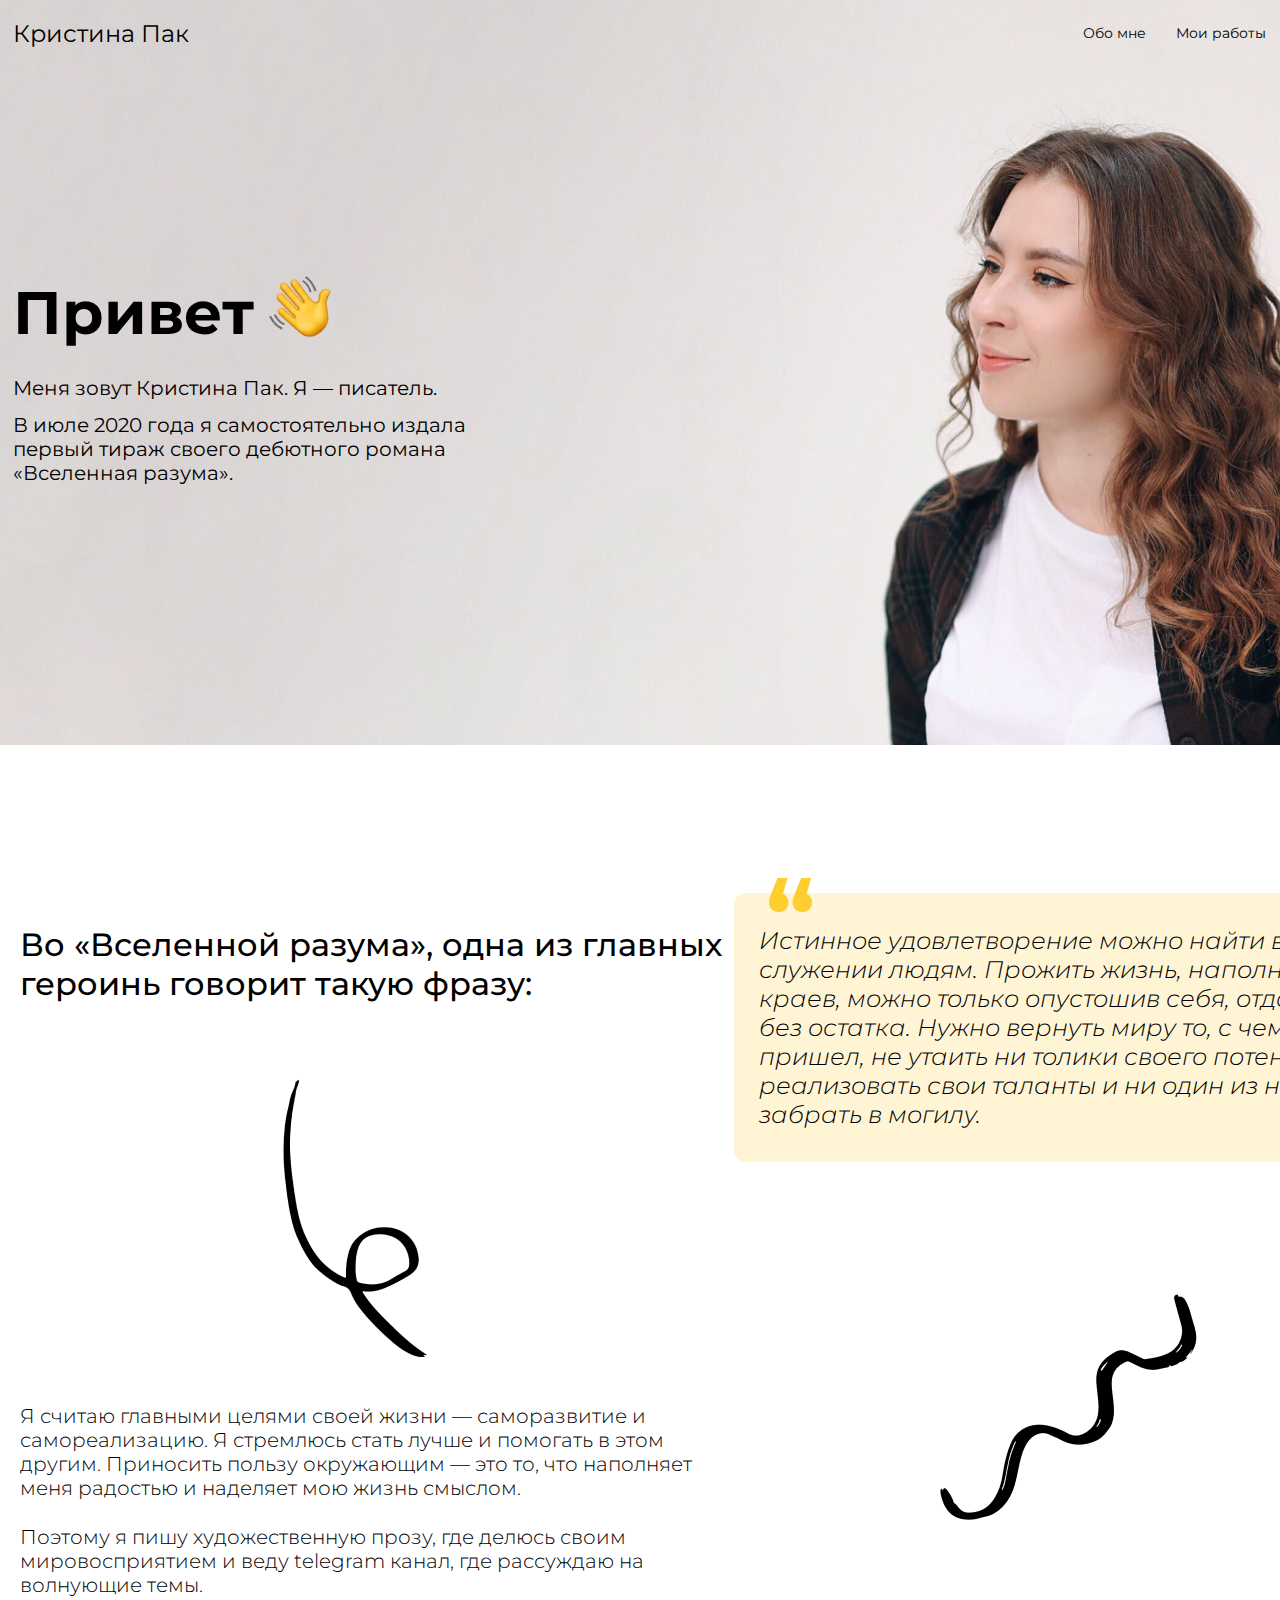
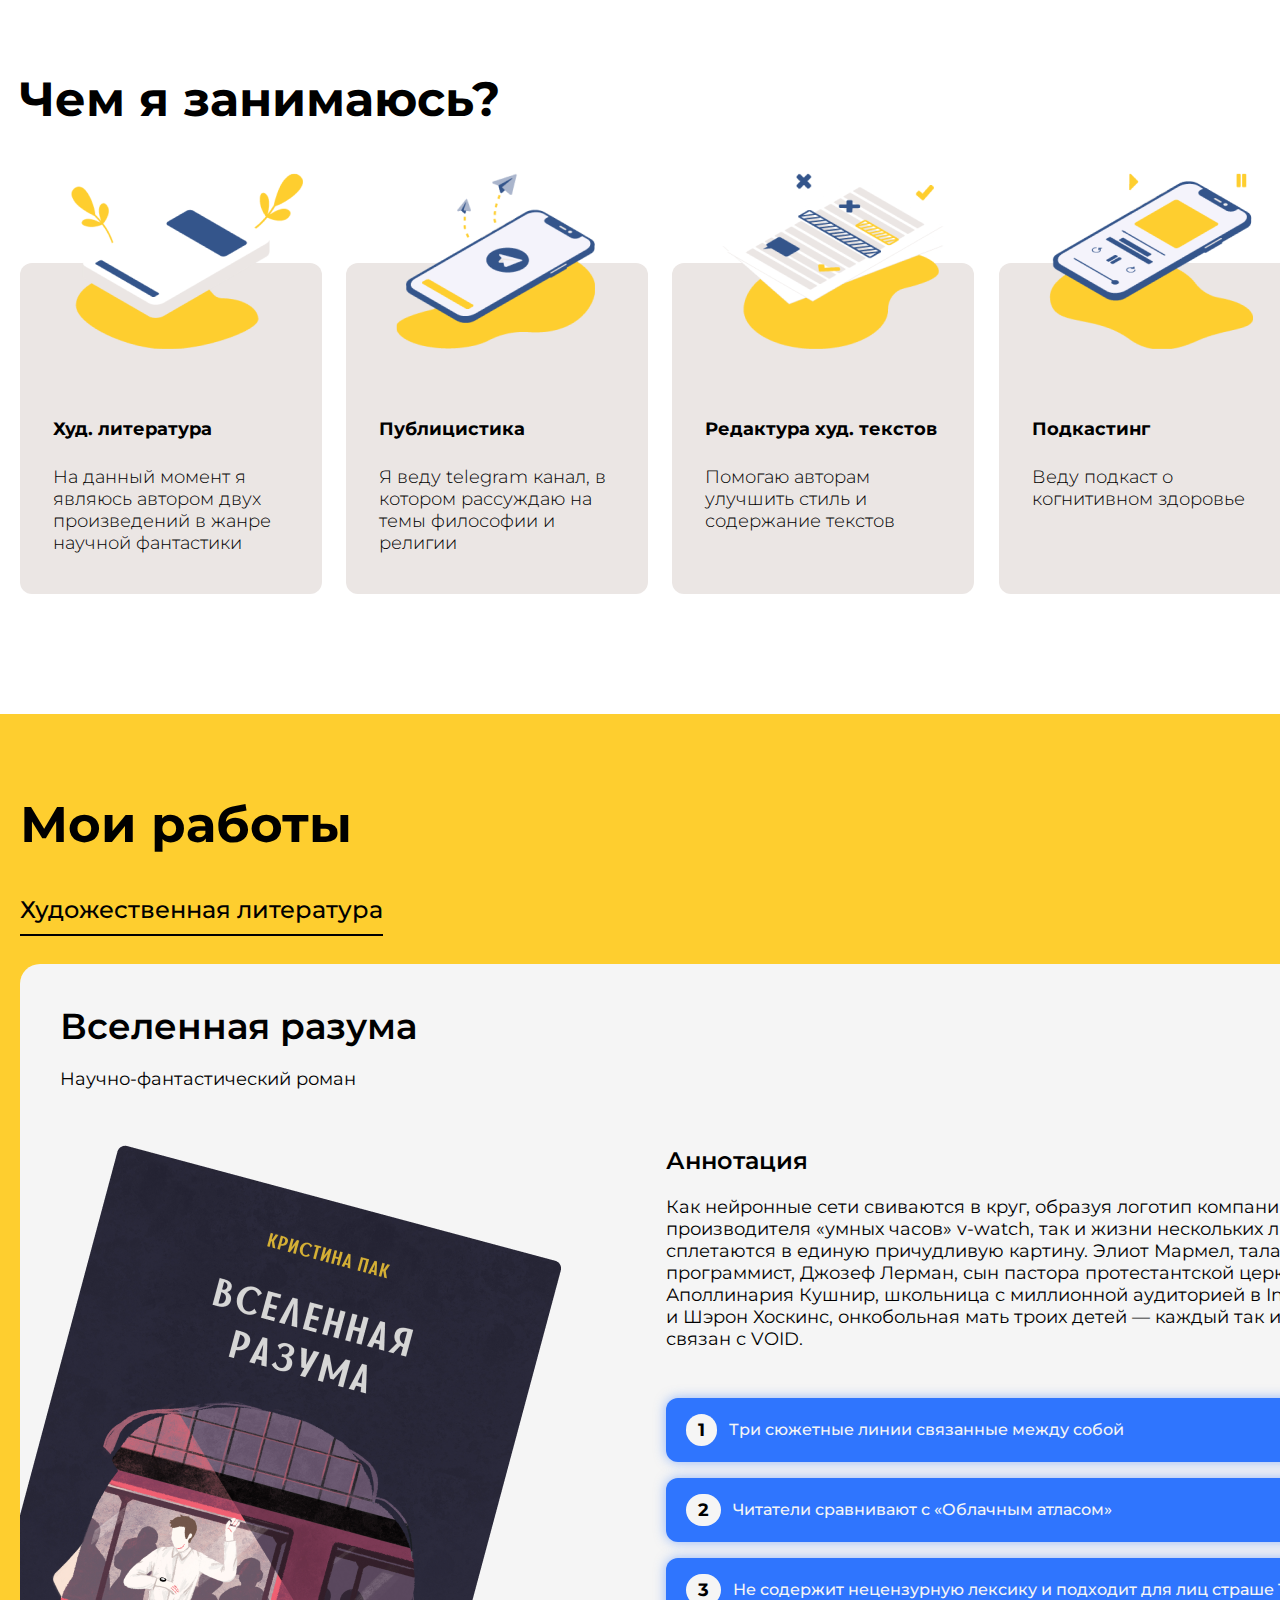
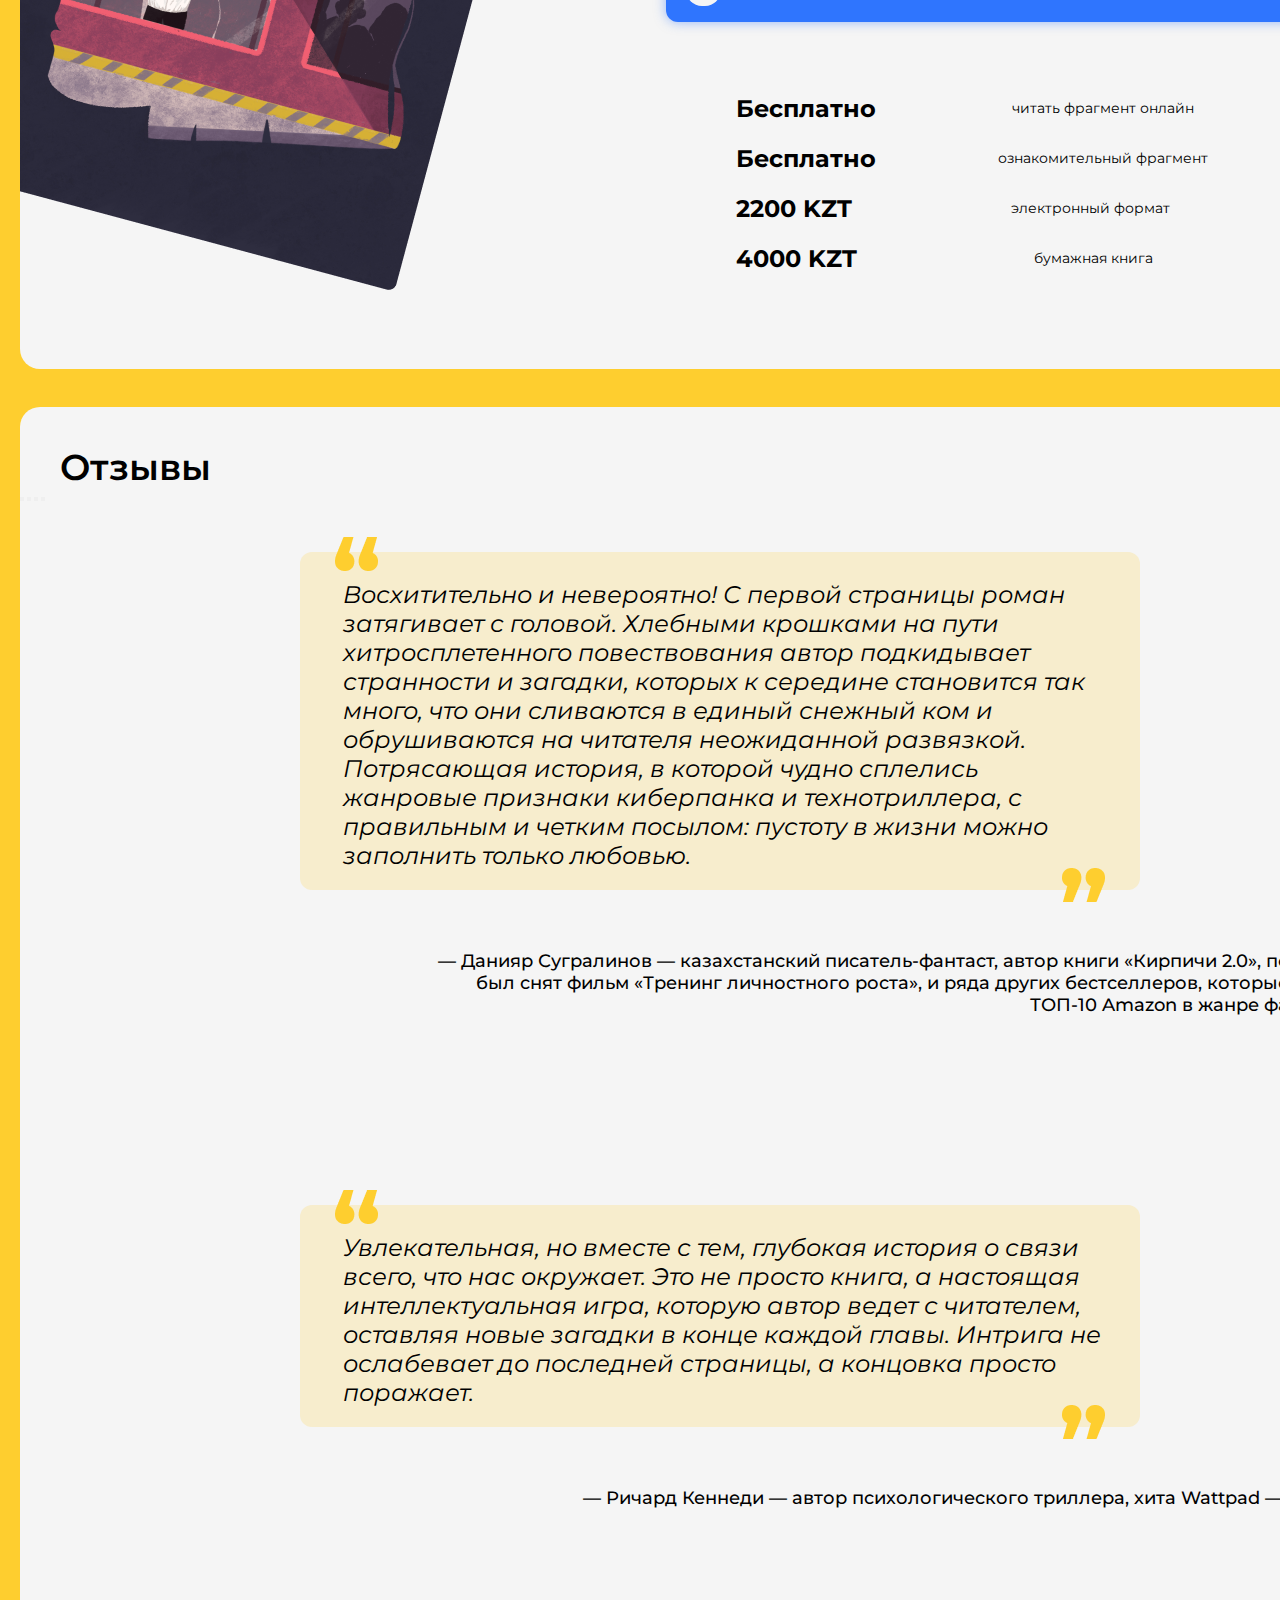
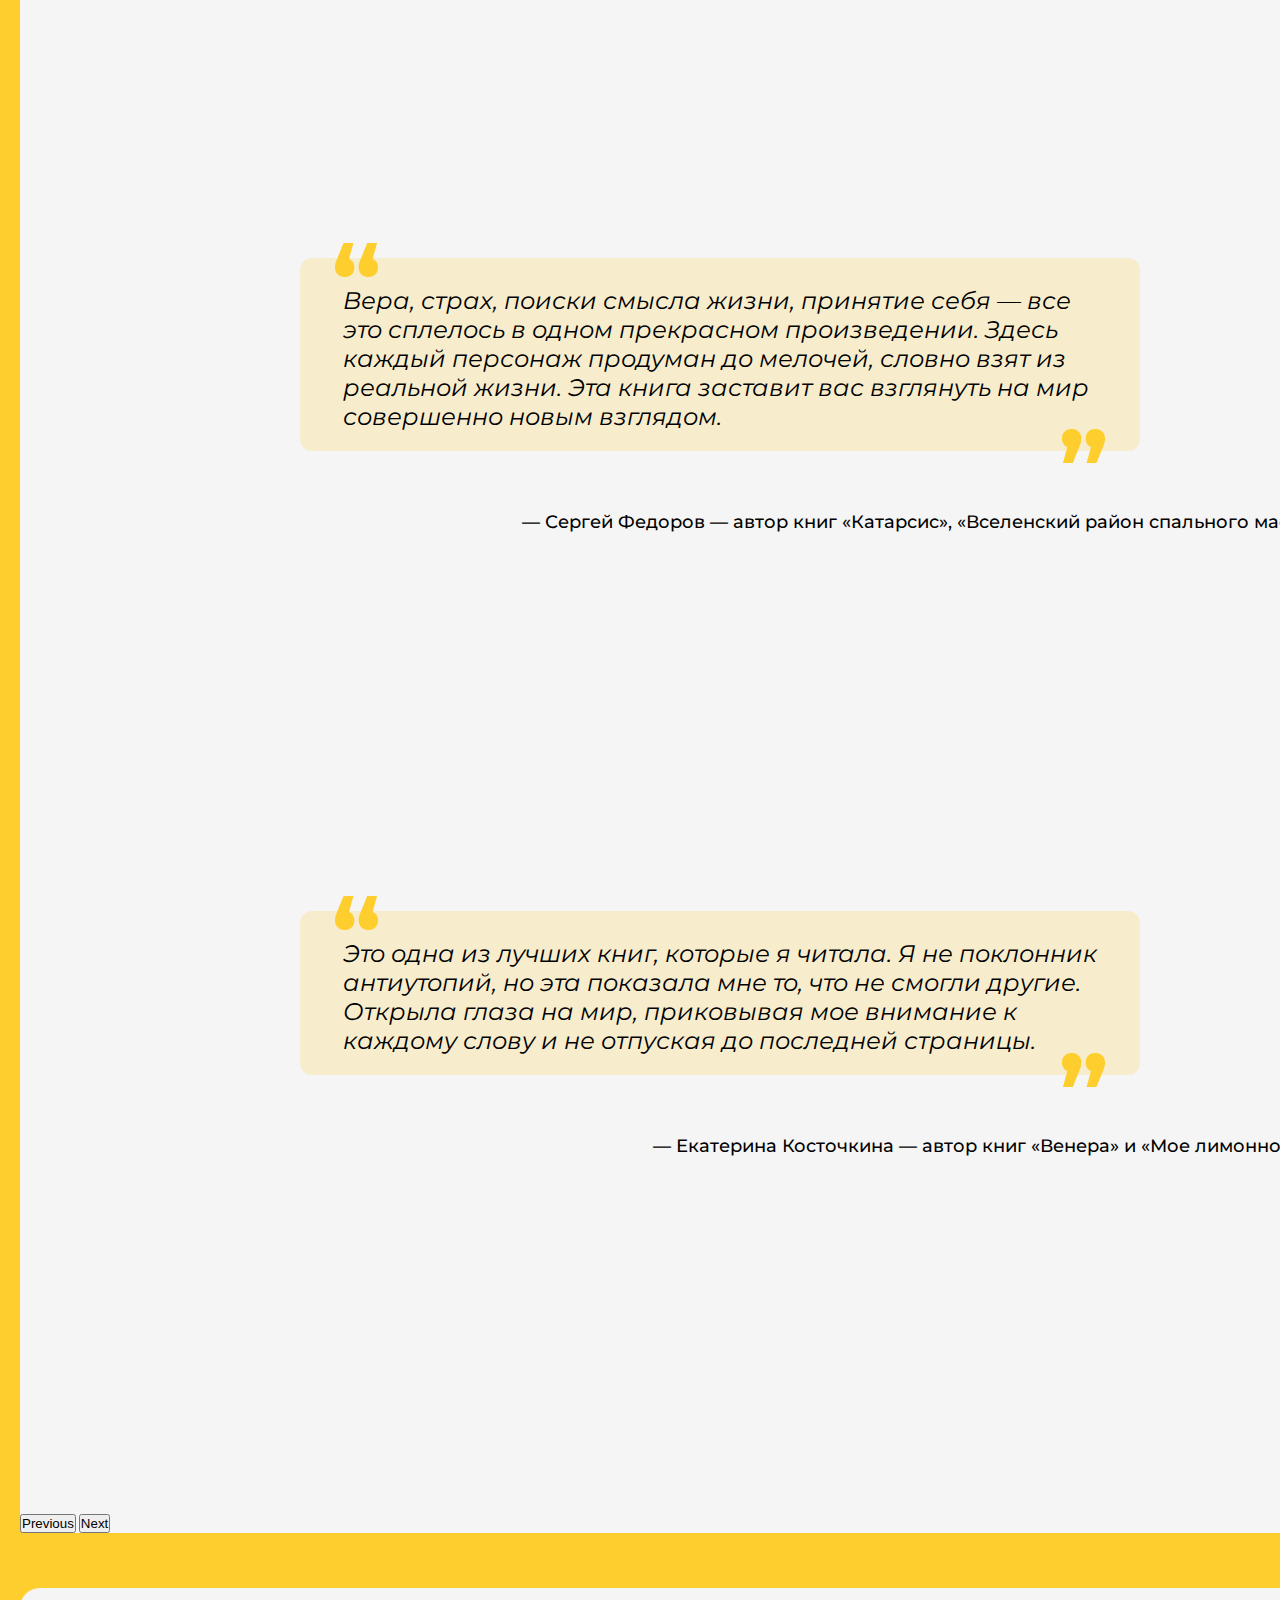
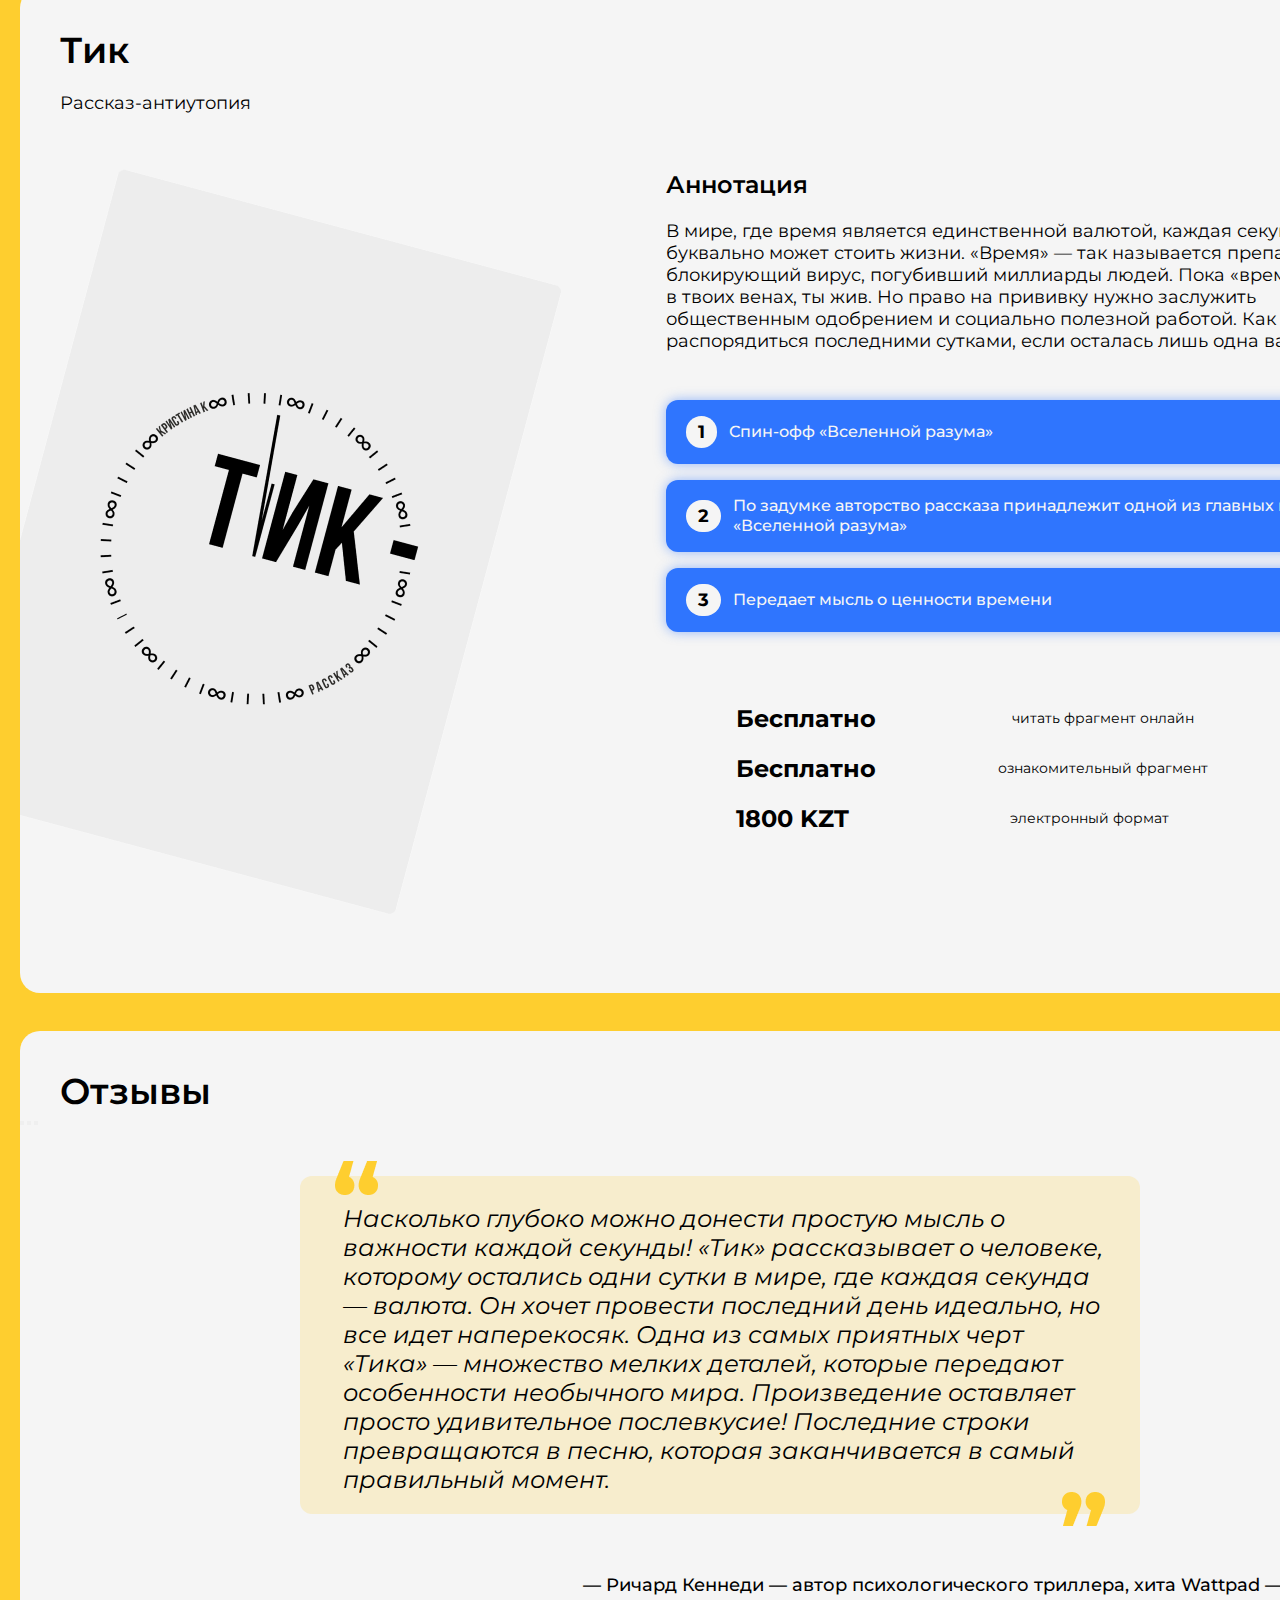
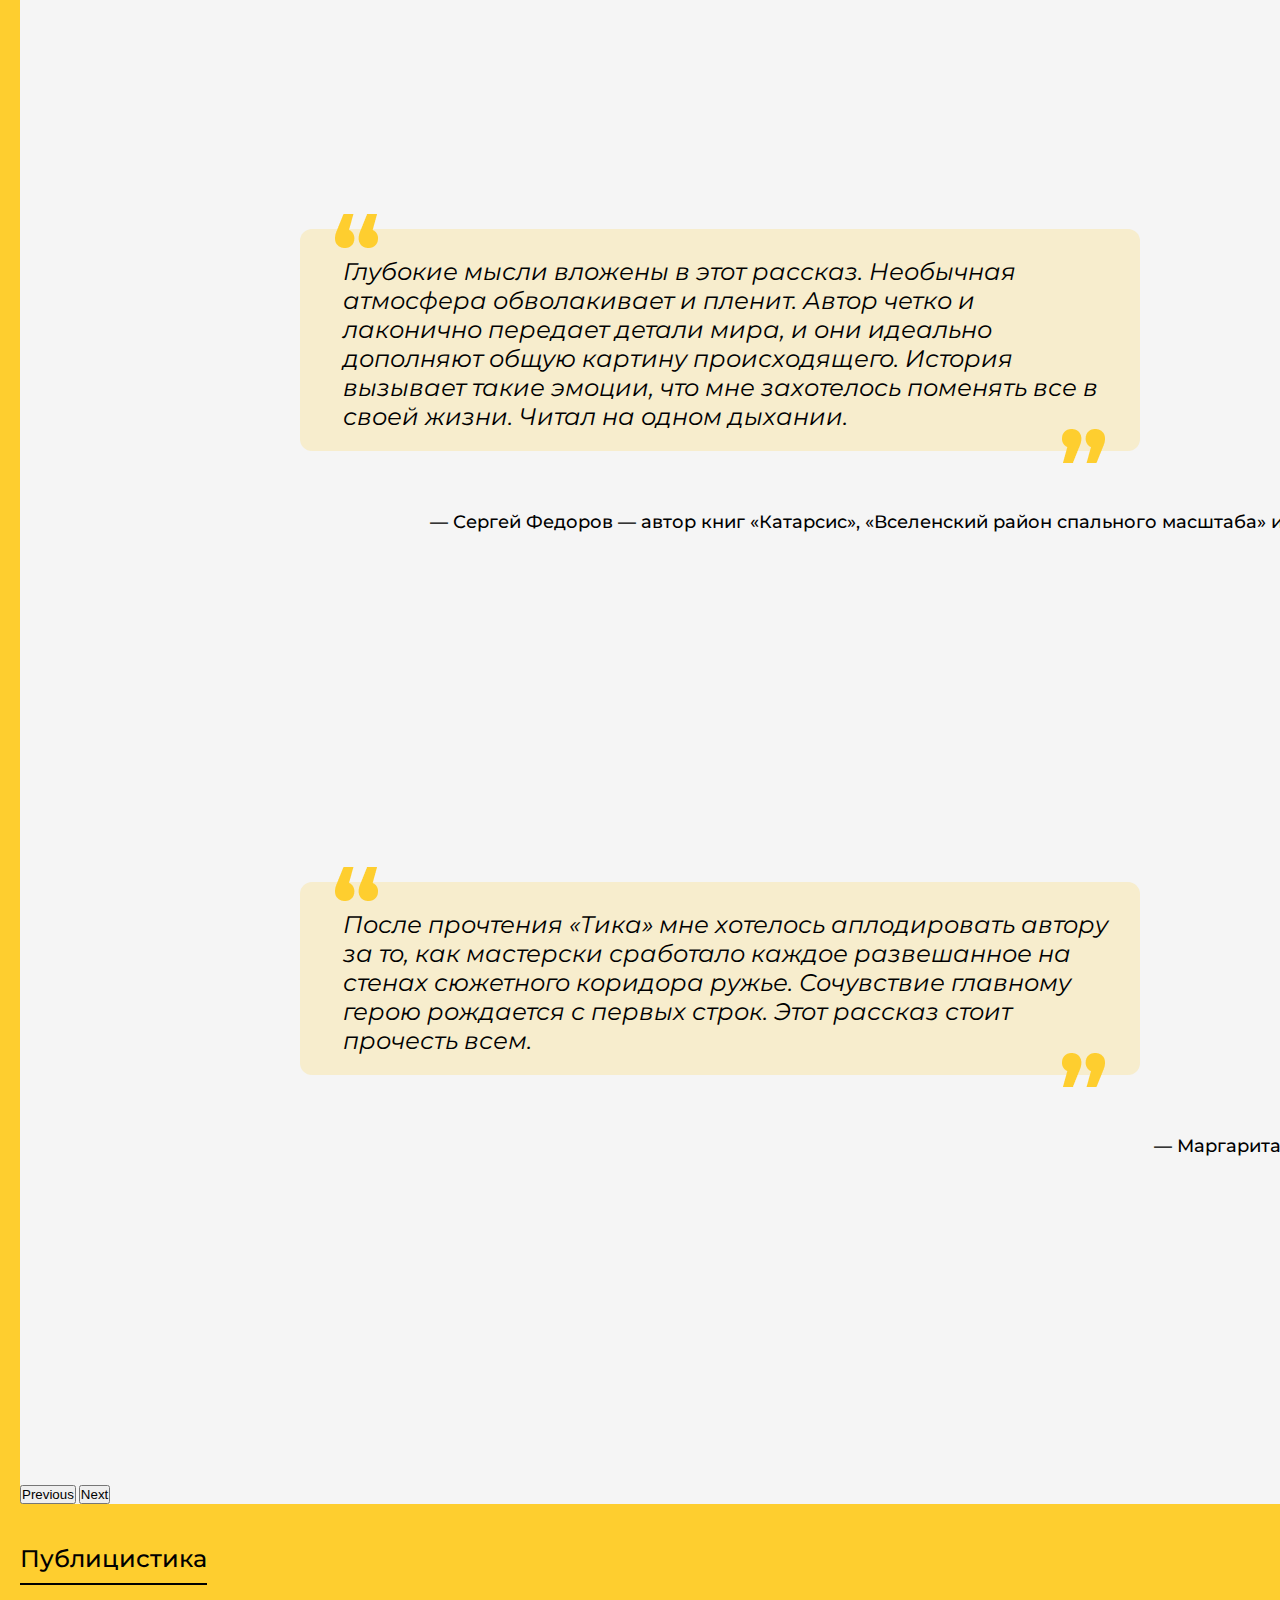
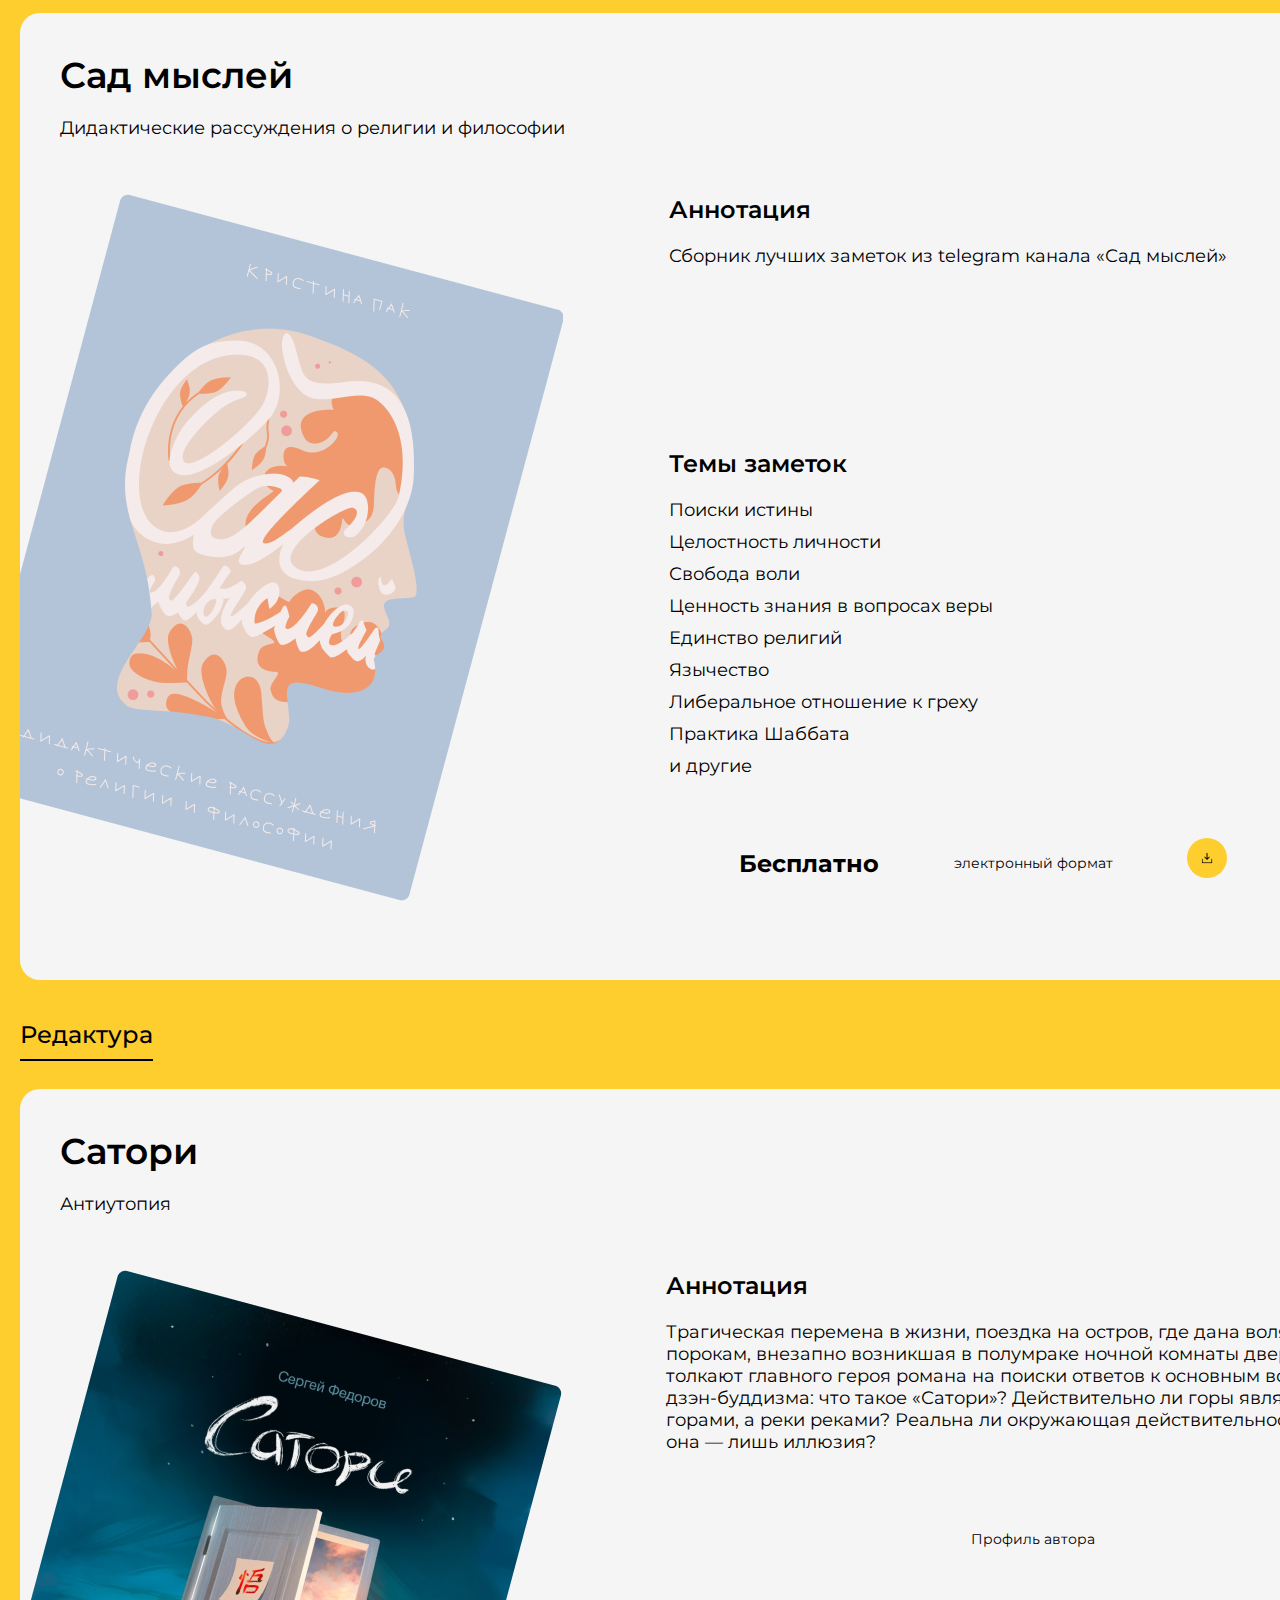
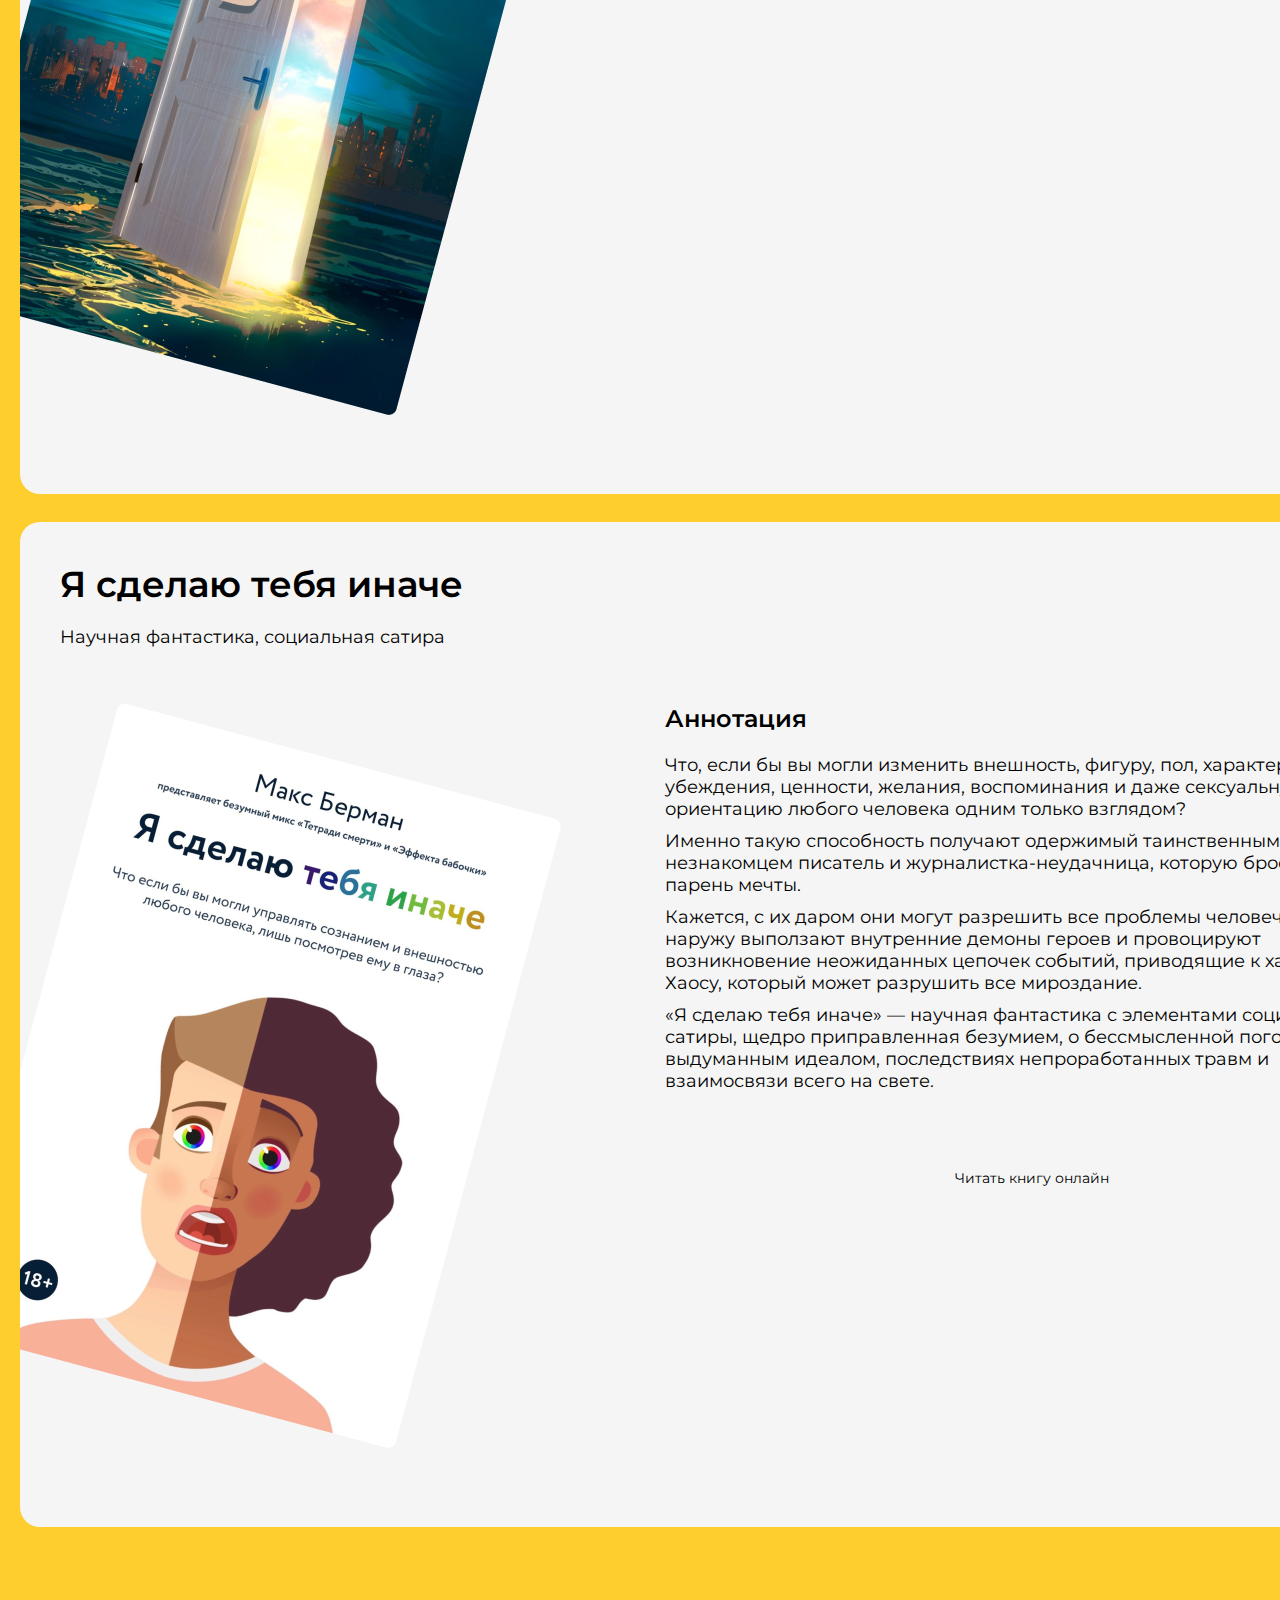
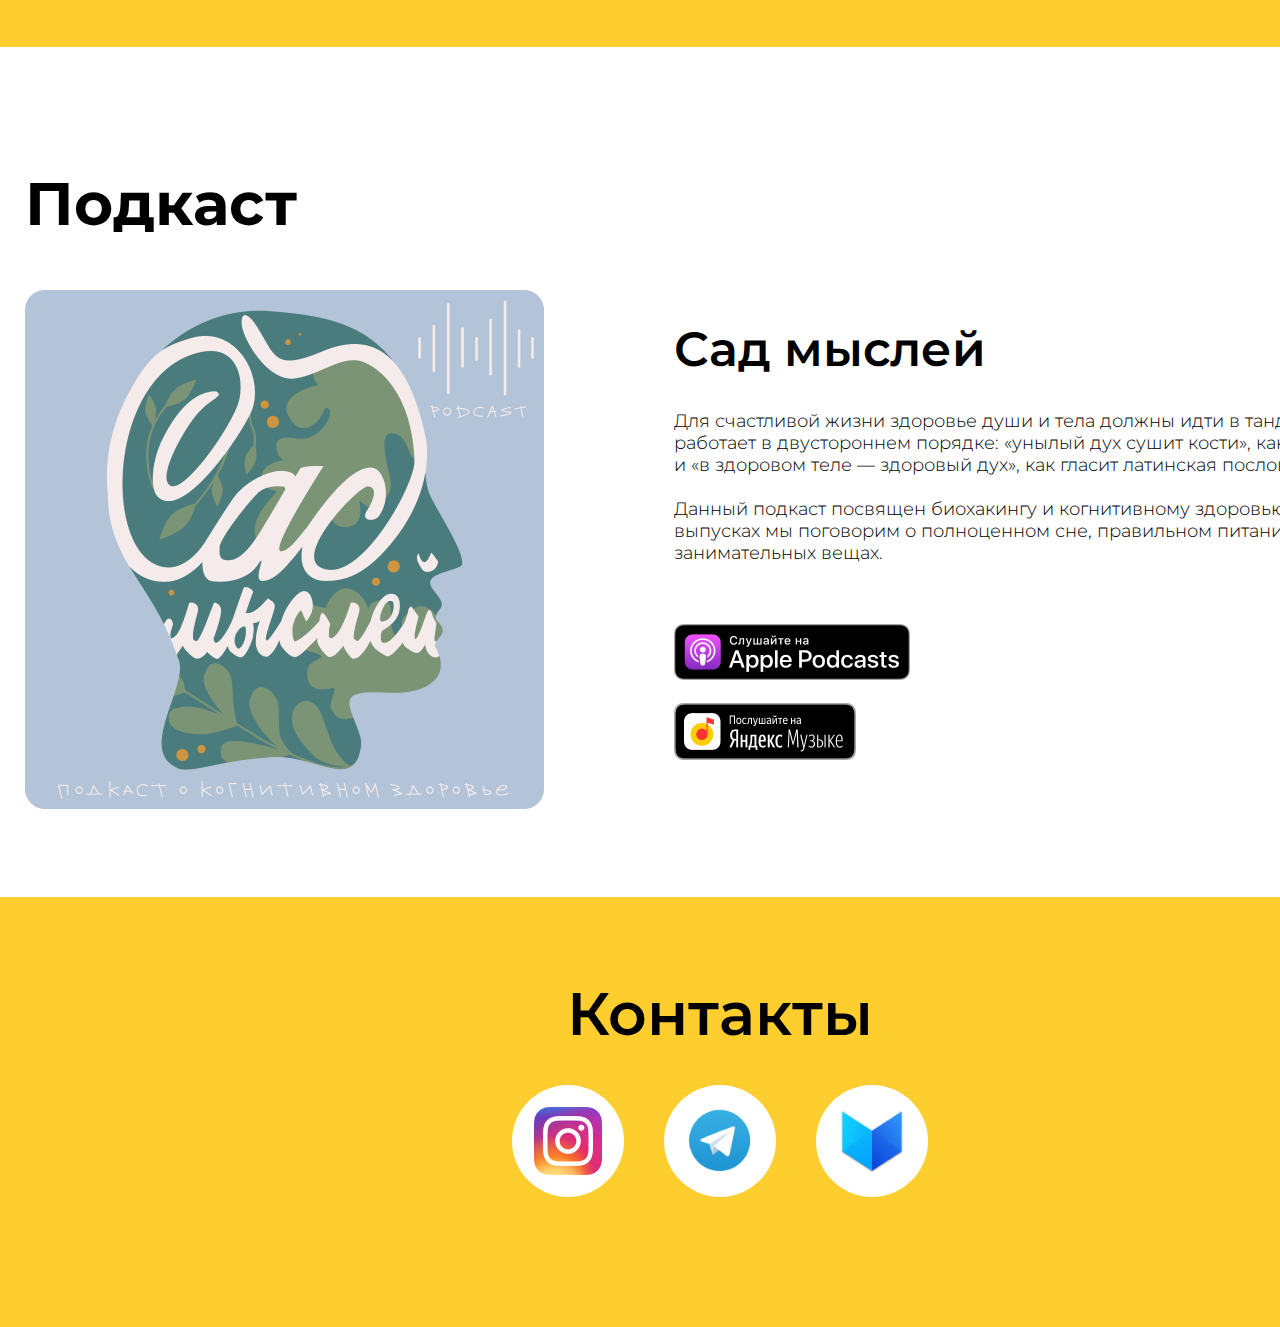
<file: chris/index.html>
<!DOCTYPE html>
<html lang="en">
  <head>
    <meta charset="UTF-8" />
    <meta http-equiv="X-UA-Compatible" content="IE=edge" />
    <meta name="viewport" content="width=device-width, initial-scale=1.0" />
    <link
      href="https://cdn.jsdelivr.net/npm/bootstrap@5.0.0-beta3/dist/css/bootstrap.min.css"
      rel="stylesheet"
      integrity="sha384-eOJMYsd53ii+scO/bJGFsiCZc+5NDVN2yr8+0RDqr0Ql0h+rP48ckxlpbzKgwra6"
      crossorigin="anonymous"
    />
    <link rel="preconnect" href="https://fonts.gstatic.com" />
    <link
      href="https://fonts.googleapis.com/css2?family=Montserrat:ital,wght@0,300;0,400;0,500;0,700;1,300;1,400;1,500&display=swap"
      rel="stylesheet"
    />
    <link rel="stylesheet" href="src/css/style.css" />
    <title>Chris</title>
  </head>
  <body>
    <header>
      <div class="container">
        <div class="header">
          <div class="header--name">
            <h1>Кристина Пак</h1>
          </div>

          <div class="header--menu">
            <ul class="menu">
              <li><a href="#">Обо мне</a></li>
              <li><a href="#">Мои работы</a></li>
              <li><a href="#">Контакты</a></li>
              <li>
                <a href="#"
                  ><img src="./src/img/handbag.png" alt="корзина"
                /></a>
              </li>
            </ul>
          </div>
        </div>

        <div class="section_hi">
          <div class="section_hi-primary">
            <h1>Привет</h1>
            <div class="section_hi-hand">
              <img src="./src/img/1f44b.png" alt="" />
            </div>
          </div>
          <div class="section_hi-secondary">
            <h1>
              <p>Меня зовут Кристина Пак. Я — писатель.</p>
              <p>
                В июле 2020 года я самостоятельно издала первый тираж своего
                дебютного романа «Вселенная разума».
              </p>
            </h1>
          </div>
        </div>
      </div>
    </header>

    <section class="target">
      <div class="container">
        <div class="target--left-column">
          <h3>
            Во «Вселенной разума», одна из главных героинь говорит такую фразу:
          </h3>
          <div class="img"><img src="./src/img/zig1.png" alt="zzz" /></div>
          <h4>
            <p>
              Я считаю главными целями своей жизни — саморазвитие и
              самореализацию. Я стремлюсь стать лучше и помогать в этом другим.
              Приносить пользу окружающим — это то, что наполняет меня радостью
              и наделяет мою жизнь смыслом.
            </p>
            <p>
              Поэтому я пишу художественную прозу, где делюсь своим
              мировосприятием и веду telegram канал, где рассуждаю на волнующие
              темы.
            </p>
          </h4>
        </div>
        <div class="target--right-column">
          <div class="quote">
            <h3>
              Истинное удовлетворение можно найти в служении людям. Прожить
              жизнь, наполненную до краев, можно только опустошив себя, отдав
              себя без остатка. Нужно вернуть миру то, с чем в него пришел, не
              утаить ни толики своего потенциала, реализовать свои таланты и ни
              один из них не забрать в могилу.
            </h3>
            <div class="quote1"><img src="./src/img/q1.png" alt="q1" /></div>
            <div class="quote2"><img src="./src/img/q2.png" alt="q2" /></div>
          </div>
          <div class="img"><img src="./src/img/zig2.png" alt="zzz" /></div>
        </div>
      </div>
    </section>

    <section class="my-directions">
      <div class="container">
        <div class="my_directions--title">
          <h2>Чем я занимаюсь?</h2>
        </div>
        <div class="my_directions--vidgets">
          <div class="vidget">
            <div class="vidget--img">
              <img src="./src/img/lit.png" alt="litera" />
            </div>
            <div class="vidget--title">
              <h3>Худ. литература</h3>
            </div>
            <div class="vidget--text">
              <p>
                На данный момент я являюсь автором двух произведений в жанре
                научной фантастики
              </p>
            </div>
          </div>
          <div class="vidget">
            <div class="vidget--img">
              <img src="./src/img/tel.png" alt="publicistic" />
            </div>
            <div class="vidget--title">
              <h3>Публицистика</h3>
            </div>
            <div class="vidget--text">
              <p>
                Я веду telegram канал, в котором рассуждаю на темы философии и
                религии
              </p>
            </div>
          </div>
          <div class="vidget">
            <div class="vidget--img">
              <img src="./src/img/red.png" alt="redactor" />
            </div>
            <div class="vidget--title">
              <h3>Редактура худ. текстов</h3>
            </div>
            <div class="vidget--text">
              <p>Помогаю авторам улучшить стиль и содержание текстов</p>
            </div>
          </div>
          <div class="vidget">
            <div class="vidget--img">
              <img src="./src/img/pod.png" alt="podcast" />
            </div>
            <div class="vidget--title">
              <h3>Подкастинг</h3>
            </div>
            <div class="vidget--text">
              <p>Веду подкаст о когнитивном здоровье</p>
            </div>
          </div>
        </div>
      </div>
    </section>

    <section class="my-work">
      <div class="container">
        <div class="my-work--main-title">
          <h2>Мои работы</h2>
        </div>
        <div class="my-work--second-title">
          <h3>Художественная литература</h3>
        </div>

        <div class="my-book-container">
          <div class="my-book-container--left-side">
            <div class="title-book pd-left">
              <h2>Вселенная разума</h2>
            </div>
            <div class="legend-book pd-left">
              <h4>Научно-фантастический роман</h4>
            </div>
            <div class="img-book">
              <img src="./src/img/spmind.png" alt="mind" />
            </div>
          </div>
          <div class="my-book-container--right-side">
            <div class="synopsis">
              <h3>Аннотация</h3>
            </div>
            <div class="synopsis-text">
              <span
                >Как нейронные сети свиваются в круг, образуя логотип компании
                VOID, производителя «умных часов» v-watch, так и жизни
                нескольких людей сплетаются в единую причудливую картину. Элиот
                Мармел, талантливый программист, Джозеф Лерман, сын пастора
                протестантской церкви, Аполлинария Кушнир, школьница с
                миллионной аудиторией в Instagram и Шэрон Хоскинс, онкобольная
                мать троих детей — каждый так или иначе связан с VOID.
              </span>
            </div>
            <div class="synopsis-point">
              <ul class="sinopsis-point-ul">
                <li class="sinopsis-point-item">
                  <div class="poin-item-id"><span>1</span></div>
                  <div class="point-item-text">
                    <span>Три сюжетные линии связанные между собой</span>
                  </div>
                </li>
                <li class="sinopsis-point-item">
                  <div class="poin-item-id"><span>2</span></div>
                  <div class="point-item-text">
                    <span>Читатели сравнивают с «Облачным атласом»</span>
                  </div>
                </li>
                <li class="sinopsis-point-item">
                  <div class="poin-item-id"><span>3</span></div>
                  <div class="point-item-text">
                    <span
                      >Не содержит нецензурную лексику и подходит для лиц страше
                      16 лет</span
                    >
                  </div>
                </li>
              </ul>
            </div>
            <div class="price-block">
              <ul class="price-block--ul">
                <li class="price-block--item">
                  <div class="itiem-price"><span>Бесплатно</span></div>
                  <div class="item-legend">
                    <span>читать фрагмент онлайн</span>
                  </div>
                  <div class="item-icon">
                    <div class="item-icon--img arrow-right"></div>
                  </div>
                </li>
                <li class="price-block--item">
                  <div class="itiem-price"><span>Бесплатно</span></div>
                  <div class="item-legend">
                    <span>ознакомительный фрагмент</span>
                  </div>
                  <div class="item-icon">
                    <div class="item-icon--img download"></div>
                  </div>
                </li>
                <li class="price-block--item">
                  <div class="itiem-price"><span>2200 KZT</span></div>
                  <div class="item-legend"><span>электронный формат</span></div>
                  <div class="item-icon">
                    <div class="item-icon--img handbag"></div>
                  </div>
                </li>
                <li class="price-block--item">
                  <div class="itiem-price"><span>4000 KZT</span></div>
                  <div class="item-legend"><span>бумажная книга</span></div>
                  <div class="item-icon">
                    <div class="item-icon--img handbag"></div>
                  </div>
                </li>
              </ul>
            </div>
          </div>
        </div>

        <div class="my-review-container">
          <div class="title-book pd-left">
            <h2>Отзывы</h2>
          </div>

          <div
            id="carouselExampleDark"
            class="carousel carousel-dark slide"
            data-bs-ride="carousel"
          >
            <div class="carousel-indicators">
              <button
                type="button"
                data-bs-target="#carouselExampleDark"
                data-bs-slide-to="0"
                class="active"
                aria-current="true"
                aria-label="Slide 1"
              ></button>
              <button
                type="button"
                data-bs-target="#carouselExampleDark"
                data-bs-slide-to="1"
                aria-label="Slide 2"
              ></button>
              <button
                type="button"
                data-bs-target="#carouselExampleDark"
                data-bs-slide-to="2"
                aria-label="Slide 3"
              ></button>
              <button
                type="button"
                data-bs-target="#carouselExampleDark"
                data-bs-slide-to="3"
                aria-label="Slide 4"
              ></button>
            </div>
            <div class="carousel-inner">
              <div class="carousel-item active" data-bs-interval="10000">
                <div class="review--block">
                  <div class="quote">
                    <h3>
                      Восхитительно и невероятно! С первой страницы роман
                      затягивает с головой. Хлебными крошками на пути
                      хитросплетенного повествования автор подкидывает
                      странности и загадки, которых к середине становится так
                      много, что они сливаются в единый снежный ком и
                      обрушиваются на читателя неожиданной развязкой.
                      Потрясающая история, в которой чудно сплелись жанровые
                      признаки киберпанка и технотриллера, с правильным и четким
                      посылом: пустоту в жизни можно заполнить только любовью.
                    </h3>
                    <div class="quote1">
                      <img src="./src/img/q1.png" alt="q1" />
                    </div>
                    <div class="quote2">
                      <img src="./src/img/q2.png" alt="q2" />
                    </div>
                  </div>
                  <div class="review-author">
                    <span>
                      — Данияр Сугралинов — казахстанский писатель-фантаст,
                      автор книги «Кирпичи 2.0», по которой был снят фильм
                      «Тренинг личностного роста», и ряда других бестселлеров,
                      которые входят в ТОП-10 Amazon в жанре фантастики
                    </span>
                  </div>
                </div>
              </div>
              <div class="carousel-item" data-bs-interval="2000">
                <div class="review--block">
                  <div class="quote">
                    <h3>
                      Увлекательная, но вместе с тем, глубокая история о связи
                      всего, что нас окружает. Это не просто книга, а настоящая
                      интеллектуальная игра, которую автор ведет с читателем,
                      оставляя новые загадки в конце каждой главы. Интрига не
                      ослабевает до последней страницы, а концовка просто
                      поражает.
                    </h3>
                    <div class="quote1">
                      <img src="./src/img/q1.png" alt="q1" />
                    </div>
                    <div class="quote2">
                      <img src="./src/img/q2.png" alt="q2" />
                    </div>
                  </div>
                  <div class="review-author">
                    <span>
                      — Ричард Кеннеди — автор психологического триллера, хита
                      Wattpad — «Колесо»
                    </span>
                  </div>
                </div>
              </div>
              <div class="carousel-item" data-bs-interval="2000">
                <div class="review--block">
                  <div class="quote">
                    <h3>
                      Вера, страх, поиски смысла жизни, принятие себя — все это
                      сплелось в одном прекрасном произведении. Здесь каждый
                      персонаж продуман до мелочей, словно взят из реальной
                      жизни. Эта книга заставит вас взглянуть на мир совершенно
                      новым взглядом.
                    </h3>
                    <div class="quote1">
                      <img src="./src/img/q1.png" alt="q1" />
                    </div>
                    <div class="quote2">
                      <img src="./src/img/q2.png" alt="q2" />
                    </div>
                  </div>
                  <div class="review-author">
                    <span>
                      — Сергей Федоров — автор книг «Катарсис», «Вселенский
                      район спального масштаба» и «Сатори».
                    </span>
                  </div>
                </div>
              </div>
              <div class="carousel-item" data-bs-interval="2000">
                <div class="review--block">
                  <div class="quote">
                    <h3>
                      Это одна из лучших книг, которые я читала. Я не поклонник
                      антиутопий, но эта показала мне то, что не смогли другие.
                      Открыла глаза на мир, приковывая мое внимание к каждому
                      слову и не отпуская до последней страницы.
                    </h3>
                    <div class="quote1">
                      <img src="./src/img/q1.png" alt="q1" />
                    </div>
                    <div class="quote2">
                      <img src="./src/img/q2.png" alt="q2" />
                    </div>
                  </div>
                  <div class="review-author">
                    <span>
                      — Екатерина Косточкина — автор книг «Венера» и «Мое
                      лимонное дерево»
                    </span>
                  </div>
                </div>
              </div>
            </div>
            <button
              class="carousel-control-prev"
              type="button"
              data-bs-target="#carouselExampleDark"
              data-bs-slide="prev"
            >
              <span
                class="carousel-control-prev-icon"
                aria-hidden="true"
              ></span>
              <span class="visually-hidden">Previous</span>
            </button>
            <button
              class="carousel-control-next"
              type="button"
              data-bs-target="#carouselExampleDark"
              data-bs-slide="next"
            >
              <span
                class="carousel-control-next-icon"
                aria-hidden="true"
              ></span>
              <span class="visually-hidden">Next</span>
            </button>
          </div>

          <!-- <div class="review--block">
            <div class="quote">
              <h3>
                Восхитительно и невероятно! С первой страницы роман затягивает с
                головой. Хлебными крошками на пути хитросплетенного
                повествования автор подкидывает странности и загадки, которых к
                середине становится так много, что они сливаются в единый
                снежный ком и обрушиваются на читателя неожиданной развязкой.
                Потрясающая история, в которой чудно сплелись жанровые признаки
                киберпанка и технотриллера, с правильным и четким посылом:
                пустоту в жизни можно заполнить только любовью.
              </h3>
              <div class="quote1"><img src="./src/img/q1.png" alt="q1" /></div>
              <div class="quote2"><img src="./src/img/q2.png" alt="q2" /></div>
            </div>
            <div class="review-author">
              <span>
                — Данияр Сугралинов — казахстанский писатель-фантаст, автор
                книги «Кирпичи 2.0», по которой был снят фильм «Тренинг
                личностного роста», и ряда других бестселлеров, которые входят в
                ТОП-10 Amazon в жанре фантастики
              </span>
            </div>
          </div> -->
        </div>

        <div class="my-book-container mrtop">
          <div class="my-book-container--left-side">
            <div class="title-book pd-left">
              <h2>Тик</h2>
            </div>
            <div class="legend-book pd-left">
              <h4>Рассказ-антиутопия</h4>
            </div>
            <div class="img-book">
              <img src="./src/img/tik.png" alt="mind" />
            </div>
          </div>
          <div class="my-book-container--right-side">
            <div class="synopsis">
              <h3>Аннотация</h3>
            </div>
            <div class="synopsis-text">
              <span
                >В мире, где время является единственной валютой, каждая секунда
                буквально может стоить жизни. «Время» — так называется препарат
                блокирующий вирус, погубивший миллиарды людей. Пока «время»
                течет в твоих венах, ты жив. Но право на прививку нужно
                заслужить общественным одобрением и социально полезной работой.
                Как распорядиться последними сутками, если осталась лишь одна
                вакцина?
              </span>
            </div>
            <div class="synopsis-point">
              <ul class="sinopsis-point-ul">
                <li class="sinopsis-point-item">
                  <div class="poin-item-id"><span>1</span></div>
                  <div class="point-item-text">
                    <span>Спин-офф «Вселенной разума»</span>
                  </div>
                </li>
                <li class="sinopsis-point-item">
                  <div class="poin-item-id"><span>2</span></div>
                  <div class="point-item-text">
                    <span
                      >По задумке авторство рассказа принадлежит одной из
                      главных героинь «Вселенной разума»</span
                    >
                  </div>
                </li>
                <li class="sinopsis-point-item">
                  <div class="poin-item-id"><span>3</span></div>
                  <div class="point-item-text">
                    <span>Передает мысль о ценности времени</span>
                  </div>
                </li>
              </ul>
            </div>
            <div class="price-block">
              <ul class="price-block--ul">
                <li class="price-block--item">
                  <div class="itiem-price"><span>Бесплатно</span></div>
                  <div class="item-legend">
                    <span>читать фрагмент онлайн</span>
                  </div>
                  <div class="item-icon">
                    <div class="item-icon--img arrow-right"></div>
                  </div>
                </li>
                <li class="price-block--item">
                  <div class="itiem-price"><span>Бесплатно</span></div>
                  <div class="item-legend">
                    <span>ознакомительный фрагмент</span>
                  </div>
                  <div class="item-icon">
                    <div class="item-icon--img download"></div>
                  </div>
                </li>
                <li class="price-block--item">
                  <div class="itiem-price"><span>1800 KZT</span></div>
                  <div class="item-legend"><span>электронный формат</span></div>
                  <div class="item-icon">
                    <div class="item-icon--img handbag"></div>
                  </div>
                </li>
              </ul>
            </div>
          </div>
        </div>
        <div class="my-review-container">
          <div class="title-book pd-left">
            <h2>Отзывы</h2>
          </div>

          <div
            id="carouselExampleDark_2"
            class="carousel carousel-dark slide"
            data-bs-ride="carousel"
          >
            <div class="carousel-indicators">
              <button
                type="button"
                data-bs-target="#carouselExampleDark_2"
                data-bs-slide-to="0"
                class="active"
                aria-current="true"
                aria-label="Slide 1"
              ></button>
              <button
                type="button"
                data-bs-target="#carouselExampleDark_2"
                data-bs-slide-to="1"
                aria-label="Slide 2"
              ></button>
              <button
                type="button"
                data-bs-target="#carouselExampleDark_2"
                data-bs-slide-to="2"
                aria-label="Slide 3"
              ></button>
            </div>
            <div class="carousel-inner">
              <div class="carousel-item active" data-bs-interval="10000">
                <div class="review--block">
                  <div class="quote">
                    <h3>
                      Насколько глубоко можно донести простую мысль о важности
                      каждой секунды! «Тик» рассказывает о человеке, которому
                      остались одни сутки в мире, где каждая секунда — валюта.
                      Он хочет провести последний день идеально, но все идет
                      наперекосяк. Одна из самых приятных черт «Тика» —
                      множество мелких деталей, которые передают особенности
                      необычного мира. Произведение оставляет просто
                      удивительное послевкусие! Последние строки превращаются в
                      песню, которая заканчивается в самый правильный момент.
                    </h3>
                    <div class="quote1">
                      <img src="./src/img/q1.png" alt="q1" />
                    </div>
                    <div class="quote2">
                      <img src="./src/img/q2.png" alt="q2" />
                    </div>
                  </div>
                  <div class="review-author">
                    <span>
                      — Ричард Кеннеди — автор психологического триллера, хита
                      Wattpad — «Колесо»
                    </span>
                  </div>
                </div>
              </div>
              <div class="carousel-item" data-bs-interval="2000">
                <div class="review--block">
                  <div class="quote">
                    <h3>
                      Глубокие мысли вложены в этот рассказ. Необычная атмосфера
                      обволакивает и пленит. Автор четко и лаконично передает
                      детали мира, и они идеально дополняют общую картину
                      происходящего. История вызывает такие эмоции, что мне
                      захотелось поменять все в своей жизни. Читал на одном
                      дыхании.
                    </h3>
                    <div class="quote1">
                      <img src="./src/img/q1.png" alt="q1" />
                    </div>
                    <div class="quote2">
                      <img src="./src/img/q2.png" alt="q2" />
                    </div>
                  </div>
                  <div class="review-author">
                    <span>
                      — Сергей Федоров — автор книг «Катарсис», «Вселенский
                      район спального масштаба» и «Сатори»
                    </span>
                  </div>
                </div>
              </div>
              <div class="carousel-item" data-bs-interval="2000">
                <div class="review--block">
                  <div class="quote">
                    <h3>
                      После прочтения «Тика» мне хотелось аплодировать автору за
                      то, как мастерски сработало каждое развешанное на стенах
                      сюжетного коридора ружье. Сочувствие главному герою
                      рождается с первых строк. Этот рассказ стоит прочесть
                      всем.
                    </h3>
                    <div class="quote1">
                      <img src="./src/img/q1.png" alt="q1" />
                    </div>
                    <div class="quote2">
                      <img src="./src/img/q2.png" alt="q2" />
                    </div>
                  </div>
                  <div class="review-author">
                    <span> — Маргарита, читатель </span>
                  </div>
                </div>
              </div>
            </div>
            <button
              class="carousel-control-prev"
              type="button"
              data-bs-target="#carouselExampleDark_2"
              data-bs-slide="prev"
            >
              <span
                class="carousel-control-prev-icon"
                aria-hidden="true"
              ></span>
              <span class="visually-hidden">Previous</span>
            </button>
            <button
              class="carousel-control-next"
              type="button"
              data-bs-target="#carouselExampleDark_2"
              data-bs-slide="next"
            >
              <span
                class="carousel-control-next-icon"
                aria-hidden="true"
              ></span>
              <span class="visually-hidden">Next</span>
            </button>
          </div>
        </div>

        <div class="my-work--second-title">
          <h3>Публицистика</h3>
        </div>
        <div class="my-book-container">
          <div class="my-book-container--left-side">
            <div class="title-book pd-left">
              <h2>Сад мыслей</h2>
            </div>
            <div class="legend-book pd-left">
              <h4>Дидактические рассуждения о религии и философии</h4>
            </div>
            <div class="img-book">
              <img src="./src/img/gardenmind.png" alt="mind" />
            </div>
          </div>
          <div class="my-book-container--right-side">
            <div class="synopsis">
              <h3>Аннотация</h3>
            </div>
            <div class="synopsis-text">
              <span
                >Сборник лучших заметок из telegram канала «Сад мыслей»
              </span>
            </div>

            <div class="synopsis">
              <h3>Темы заметок</h3>
            </div>
            <div class="synopsis-text">
              <p>Поиски истины</p>
              <p>Целостность личности</p>
              <p>Свобода воли</p>
              <p>Ценность знания в вопросах веры</p>
              <p>Единство религий</p>
              <p>Язычество</p>
              <p>Либеральное отношение к греху</p>
              <p>Практика Шаббата</p>
              <p>и другие</p>
            </div>
            <div class="price-block">
              <ul class="price-block--ul">
                <li class="price-block--item">
                  <div class="itiem-price"><span>Бесплатно</span></div>
                  <div class="item-legend">
                    <span>электронный формат</span>
                  </div>
                  <div class="item-icon">
                    <div class="item-icon--img download"></div>
                  </div>
                </li>
              </ul>
            </div>
          </div>
        </div>

        <div class="my-work--second-title">
          <h3>Редактура</h3>
        </div>
        <div class="my-book-container">
          <div class="my-book-container--left-side">
            <div class="title-book pd-left">
              <h2>Сатори</h2>
            </div>
            <div class="legend-book pd-left">
              <h4>Антиутопия</h4>
            </div>
            <div class="img-book">
              <img src="./src/img/satori.png" alt="mind" />
            </div>
          </div>
          <div class="my-book-container--right-side">
            <div class="synopsis">
              <h3>Аннотация</h3>
            </div>
            <div class="synopsis-text">
              <span
                >Трагическая перемена в жизни, поездка на остров, где дана воля
                любым порокам, внезапно возникшая в полумраке ночной комнаты
                дверь толкают главного героя романа на поиски ответов к основным
                вопросам дзэн-буддизма: что такое «Сатори»? Действительно ли
                горы являются горами, а реки реками? Реальна ли окружающая
                действительность или она — лишь иллюзия?
              </span>
            </div>
            <div class="price-block">
              <ul class="price-block--ul">
                <li class="price-block--item">
                  <div class="itiem-price"><span></span></div>
                  <div class="item-legend">
                    <span>Профиль автора</span>
                  </div>
                  <div class="item-icon">
                    <div class="item-icon--img instagram"></div>
                  </div>
                </li>
              </ul>
            </div>
          </div>
        </div>
        <div class="my-book-container">
          <div class="my-book-container--left-side">
            <div class="title-book pd-left">
              <h2>Я сделаю тебя иначе</h2>
            </div>
            <div class="legend-book pd-left">
              <h4>Научная фантастика, социальная сатира</h4>
            </div>
            <div class="img-book">
              <img src="./src/img/isti.png" alt="isti" />
            </div>
          </div>
          <div class="my-book-container--right-side">
            <div class="synopsis">
              <h3>Аннотация</h3>
            </div>
            <div class="synopsis-text">
              <p>
                Что, если бы вы могли изменить внешность, фигуру, пол, характер,
                убеждения, ценности, желания, воспоминания и даже сексуальную
                ориентацию любого человека одним только взглядом?
              </p>
              <p>
                Именно такую способность получают одержимый таинственным
                незнакомцем писатель и журналистка-неудачница, которую бросил
                парень мечты.
              </p>
              <p>
                Кажется, с их даром они могут разрешить все проблемы
                человечества, но наружу выползают внутренние демоны героев и
                провоцируют возникновение неожиданных цепочек событий,
                приводящие к хаосу. Хаосу, который может разрушить все
                мироздание.
              </p>
              <p>
                «Я сделаю тебя иначе» — научная фантастика с элементами
                социальной сатиры, щедро приправленная безумием, о бессмысленной
                погоне за выдуманным идеалом, последствиях непроработанных травм
                и взаимосвязи всего на свете.
              </p>
            </div>
            <div class="price-block">
              <ul class="price-block--ul">
                <li class="price-block--item">
                  <div class="itiem-price"><span></span></div>
                  <div class="item-legend">
                    <span>Читать книгу онлайн</span>
                  </div>
                  <div class="item-icon">
                    <div class="item-icon--img arrow-right"></div>
                  </div>
                </li>
              </ul>
            </div>
          </div>
        </div>
      </div>
    </section>

    <section class="podcast">
      <div class="container">
        <div class="podcast--title pd-left">
          <h2>Подкаст</h2>
        </div>
        <div class="podcast-container">
          <div class="podcast-container--left">
            <div class="podcast--img">
              <img src="./src/img/podcast.png" alt="podcast" />
            </div>
          </div>
          <div class="podcast-container--right">
            <div class="podcast--name">
              <h2>Сад мыслей</h2>
            </div>
            <div class="podcast--synopsis">
              <p>
                Для счастливой жизни здоровье души и тела должны идти в тандеме.
                Это работает в двустороннем порядке: «унылый дух сушит кости»,
                как писал Соломон и «в здоровом теле — здоровый дух», как гласит
                латинская пословица.
              </p>
              <p>
                Данный подкаст посвящен биохакингу и когнитивному здоровью, и в
                его выпусках мы поговорим о полноценном сне, правильном питании
                и других занимательных вещах.
              </p>
            </div>
            <a href="#" class="podcast-hreff">
              <div class="podcast-href-icon">
                <img src="./src/img/apple.png" alt="apple">
              </div> </a
            ><a href="" class="podcast-hreff">
              <div class="podcast-href-icon yandex">
                <img src="./src/img/yandex.png" alt="yandex">
              </div>
            </a>
          </div>
        </div>
      </div>
    </section>

    <footer>
      <div class="container">
        <div class="contact">
          <h2>Контакты</h2>
          <div class="contacts-href">
            <a href="" class="contacts--href">
              <div class="contact-item">
                <div class="contact-item-icon inst"></div>
              </div>
            </a>
            <a href="" class="contacts--href">
              <div class="contact-item">
                <div class="contact-item-icon telegram"></div>
              </div>
            </a>
            <a href="" class="contacts--href">
              <div class="contact-item">
                <div class="contact-item-icon livelib"></div>
              </div>
            </a>
          </div>
        </div>
      </div>
    </footer>

    <script
      src="https://cdn.jsdelivr.net/npm/bootstrap@5.0.0-beta3/dist/js/bootstrap.bundle.min.js"
      integrity="sha384-JEW9xMcG8R+pH31jmWH6WWP0WintQrMb4s7ZOdauHnUtxwoG2vI5DkLtS3qm9Ekf"
      crossorigin="anonymous"
    ></script>
  </body>
</html>
</file>
<file: chris/src/css/style.css>
*,
*::after,
*::before {
  margin: 0;
  padding: 0;
  box-sizing: inherit;
}

/* .h1, .h2, .h3, .h4, .h5, .h6, h1, h2, h3, h4, h5, h6 {
  margin-bottom: 0;
} */

html {
  font-size: 62.5%;
}

body {
  box-sizing: border-box;
  width: 1440px;
  margin: 0 auto;

  font-family: "Montserrat", sans-serif;
  /* font-weight: 400; */
  /* font-size: 16px; */
  /* line-height: 1.7; */
  /* color: #f7f7f7f7; */
  /* padding: 3rem; */
}

header {
  background-image: url("../img/header_bg.png");
  background-size: cover;
  background-position: top right;
  height: 745px;
}

/* .container {
  width: 1280px;
  margin: 0 auto;
} */

.pd-left {
  padding-left: 4rem;
}

.header {
  display: flex;
  justify-content: space-between;
  align-items: center;
  padding: 1.8rem 1.3rem;
}

.header--name h1 {
  font-size: 2.4rem;
  font-weight: normal;
}

.header--menu {
  padding-right: 0.6rem;
}

.header--menu > ul {
  display: flex;
  justify-content: center;
  align-items: center;
}

.header--menu > ul > li {
  list-style-type: none;
  display: inline;
}

.header--menu > ul > li:not(:last-child) {
  margin-right: 3rem;
}

.menu > li > a:link,
.menu > li > a:visited {
  text-decoration: none;
  color: black;
  font-size: 1.4rem;
}

.section_hi {
  padding-top: 21rem;
  width: 47rem;
  padding-left: 1.3rem;
}

.section_hi > .section_hi-primary {
  display: flex;
}

.section_hi > .section_hi-primary > h1 {
  font-family: Montserrat;
  font-style: normal;
  font-weight: bold;
  font-size: 6rem;
}

.section_hi > .section_hi-primary > .section_hi-hand img {
  width: 62px;
  margin-left: 15px;
}

.section_hi > .section_hi-secondary {
  padding-top: 2.7rem;
}

.section_hi > .section_hi-secondary p {
  font-style: normal;
  font-weight: normal;
  font-size: 2rem;
}

.section_hi > .section_hi-secondary p:not(:first-child) {
  padding-top: 1.3rem;
}

.target {
  /* background-color: #F5F5F5; */
  margin-top: 13rem;
}

.target .container {
  display: flex;
  padding-left: 2rem;
}

.target--left-column,
.target--right-column {
  width: 50%;
}

.target .target--left-column h3 {
  font-style: normal;
  font-weight: 500;
  font-size: 3.2rem;

  margin-top: 5rem;
}

.target .target--left-column h4 {
  font-style: normal;
  font-weight: 300;
  font-size: 20px;

  margin-top: 3rem;
}

.target .target--left-column h4 p:not(:first-child) {
  margin-top: 2.5rem;
}

.target .target--left-column .img {
  display: flex;
  justify-content: center;
  margin-top: 6rem;
  padding-right: 4rem;
}

.target .quote {
  margin: 1.8rem 1.2rem 0 0.4rem;
}
.quote {
  background-color: rgba(254, 206, 47, 0.2);
  border-radius: 1.2rem;
  padding: 3.3rem 2.5rem;
  position: relative;
}

.quote .quote1 {
  position: absolute;
  top: -1.5rem;
  left: 3.5rem;
}

.quote .quote2 {
  position: absolute;
  bottom: -1.5rem;
  right: 3.5rem;
}

.quote h3 {
  font-style: italic;
  font-weight: 300;
  font-size: 24px;
  line-height: 29px;
}

.target--right-column .img {
  display: flex;
  justify-content: center;
  margin-top: 8rem;
  padding-right: 3.5rem;
}

.my-directions {
  margin-top: 7.3rem;
}

.my-directions .container {
  padding-left: 2rem;
}

.my-directions .my_directions--title h2 {
  font-weight: bold;
  font-size: 48px;
}

.my-directions .my_directions--vidgets {
  display: flex;
  margin-top: 13.5rem;
}

.my-directions .my_directions--vidgets .vidget {
  /* border: black solid 1px; */
  width: 30.2rem;
  /* height: 33.1rem; */
  position: relative;
  background-color: #ebe6e4;
  border-radius: 1.2rem;
}

.my-directions .my_directions--vidgets .vidget:not(:last-child) {
  margin-right: 2.42rem;
}

.my-directions .my_directions--vidgets .vidget .vidget--img {
  position: absolute;
  top: -9rem;
  left: 5rem;
}

.my-directions .my_directions--vidgets .vidget .vidget--title {
  margin-top: 15.5rem;
  padding-left: 3.3rem;
}

.my-directions .my_directions--vidgets .vidget .vidget--title h3 {
  font-weight: bold;
  font-size: 1.8rem;
}

.my-directions .my_directions--vidgets .vidget--text {
  margin-top: 2.6rem;
  margin-bottom: 4rem;
  padding-left: 3.3rem;
  padding-right: 2.9rem;
}

.my-directions .my_directions--vidgets .vidget--text p {
  font-style: normal;
  font-weight: 300;
  font-size: 18px;
  line-height: 22px;
}

.my-work {
  margin-top: 12rem;
  padding-bottom: 12rem;
  background-color: #fece2f;
}

.my-work .container {
  padding: 0 2rem;
}

.my-work .my-work--main-title {
  padding-top: 8rem;
}

.my-work .my-work--main-title h2 {
  font-style: normal;
  font-weight: bold;
  font-size: 50px;
}

.my-work .my-work--second-title {
  margin-top: 4rem;
}

.my-work .my-work--second-title h3 {
  font-style: normal;
  font-weight: 500;
  font-size: 24px;

  border-bottom: 2px solid black;
  display: inline-block;
  padding-bottom: 1rem;
}

.my-work .my-book-container {
  margin-top: 2.8rem;
  display: flex;
  background-color: #f5f5f5;
  border-radius: 2rem;
}

.my-book-container--left-side {
  margin-right: 10rem;
}

.my-work .my-book-container .title-book {
  margin-top: 4rem;
}

.my-work .my-book-container .title-book h2,
.my-review-container .title-book h2 {
  font-style: normal;
  font-weight: 600;
  font-size: 3.6rem;
  line-height: 44px;
}

.my-work .my-book-container .legend-book {
  margin-top: 2rem;
}

.my-work .my-book-container .legend-book h4 {
  font-weight: normal;
  font-size: 1.8rem;
  line-height: 2.2rem;
}

.my-work .my-book-container .img-book {
  margin-top: 5.5rem;
  margin-bottom: 7.6rem;
}

.my-book-container--right-side {
  padding-left: 0.4rem;
  padding-right: 5.1rem;
}
.my-work .my-book-container .synopsis {
  margin-top: 18.2rem;
}

.my-work .my-book-container .synopsis h3 {
  font-style: normal;
  font-weight: 600;
  font-size: 2.4rem;
}

.my-work .my-book-container .synopsis-text {
  margin-top: 2.1rem;
}

.my-work .my-book-container .synopsis-text span,
.my-work .my-book-container .synopsis-text p {
  font-style: normal;
  font-weight: normal;
  font-size: 1.8rem;
  line-height: 2.2rem;
}

.my-work .my-book-container .synopsis-text p {
  margin-bottom: 1rem;
}

.my-work .my-book-container .synopsis-point {
  margin-top: 4.8rem;
}

.my-work .my-book-container .synopsis-point .sinopsis-point-ul {
  padding-left: 0;
}

.my-work
  .my-book-container
  .synopsis-point
  .sinopsis-point-ul
  .sinopsis-point-item {
  list-style-type: none;
  display: flex;
  align-items: center;
  background-color: #2f75fe;
  box-shadow: 0px 0px 12px rgba(47, 117, 254, 0.5);
  margin-bottom: 1.6rem;
  padding: 1.6rem 0;
  border-radius: 1.2rem;
}

.sinopsis-point-ul .sinopsis-point-item .poin-item-id {
  font-style: normal;
  font-weight: bold;
  font-size: 18px;
  line-height: 22px;
  border-radius: 20rem;
  padding: 0.5rem 1.2rem;
  background-color: #f5f5f5;

  margin-left: 2rem;
}

.sinopsis-point-ul .sinopsis-point-item .point-item-text {
  font-style: normal;
  font-weight: 500;
  font-size: 16px;
  line-height: 20px;
  margin-left: 1.2rem;
  color: #f5f5f5;
}

.my-work .my-book-container .price-block {
  margin-top: 6.1rem;
}

.price-block .price-block--ul {
  padding-right: 0;
  padding-left: 7rem;
}

.price-block .price-block--ul .price-block--item {
  list-style-type: none;
  display: flex;
  justify-content: space-between;
  align-items: center;
}

.price-block .price-block--ul .price-block--item .itiem-price {
  font-style: normal;
  font-weight: bold;
  font-size: 24px;
}

.price-block .price-block--ul .price-block--item .item-legend {
  font-style: normal;
  font-weight: normal;
  font-size: 14px;
}

.price-block .price-block--ul .price-block--item .item-icon {
  width: 40px;
  height: 40px;
  border-radius: 100px;
  display: flex;
  justify-content: center;
  align-items: center;
  margin-bottom: 1rem;

  background-color: #fece2f;
}

.price-block .price-block--ul .price-block--item .item-icon .item-icon--img {
  width: 14px;
  height: 14px;
  background-size: cover;
}

.my-work .my-review-container {
  margin-top: 3.8rem;
  /* display: flex; */
  background-color: #f5f5f5;
  border-radius: 2rem;
}

.my-review-container .title-book {
  padding-top: 3.8rem;
}

.my-review-container .review--block {
  margin-left: 28rem;
  padding-bottom: 11.5em;
  min-height: 67vh;
}

.my-review-container .quote {
  margin-right: 28rem;
  margin-top: 5rem;
  padding: 2.8rem 2.8rem 2rem 4.3rem;
}

.my-review-container .review-author {
  margin-top: 6rem;
  margin-left: 13rem;
  margin-right: 4.5rem;
  text-align: right;
}

.my-review-container .review-author span {
  font-style: normal;
  font-weight: 500;
  font-size: 18px;
  line-height: 22px;
}

.my-review-container .quote h3 {
  font-weight: normal;
}

.my-work .my-book-container.mrtop {
  margin-top: 5.5rem;
}

.podcast {
  margin-top: 12rem;
}

.podcast .podcast--title {
  padding-left: 2.5rem;
}
.podcast .podcast--title h2 {
  font-style: normal;
  font-weight: bold;
  font-size: 60px;
  line-height: 73px;
}

.podcast .podcast-container {
  margin-top: 5rem;
  display: flex;
}

.podcast-container .podcast-container--left {
  padding-left: 2.5rem;
}

.podcast-container .podcast-container--right {
  padding-left: 13rem;
}

.podcast-container--right .podcast--name {
  margin-top: 3rem;
}

.podcast-container--right .podcast--name h2 {
  font-style: normal;
  font-weight: 600;
  font-size: 48px;
  line-height: 59px;
}

.podcast-container--right .podcast--synopsis {
  margin-top: 3.1rem;
}
.podcast-container--right .podcast--synopsis p {
  font-style: normal;
  font-weight: 300;
  font-size: 18px;
  line-height: 22px;
}
.podcast-container--right .podcast--synopsis p:not(:first-child) {
  margin-top: 2.2rem;
}

.podcast-hreff .podcast-href-icon {
  margin-top: 6rem;
}

.podcast-hreff .podcast-href-icon.yandex {
  margin-top: 2rem;
}

footer {
  margin-top: 8.5rem;
  background-color: #fece2f;
  padding-bottom: 13rem;
}

footer .container {
  display: flex;
  justify-content: center;
}

footer .contact {
  margin-top: 8rem;
}

footer .contact h2 {
  font-style: normal;
  font-weight: 600;
  font-size: 60px;
  line-height: 73px;
  text-align: center;
}


.contact .contacts-href {
  display: flex;
  margin-top: 3.5rem;
  
}

.contact .contacts-href .contact-item {
  background-color: #FFFFFF;
  border-radius: 100px;
  width: 112px;
  height: 112px;
  display: flex;
  justify-content: center;
  align-items: center;
}

.contact .contacts-href .contact-item .contact-item-icon {
  width: 68px;
  height: 68px;
  background-size: cover;
}

.contact .contacts-href .contacts--href:not(:last-child) {
  margin-right: 4rem;
}


.handbag {
  background-image: url("../img/handbag.png");
}

.arrow-right {
  background-image: url("../img/arrow-right.png");
}

.download {
  background-image: url("../img/download.png");
}

.instagram {
  background-image: url("../img/InstagramLogo.png");
}

.price-block
  .price-block--ul
  .price-block--item
  .item-icon
  .item-icon--img.instagram {
  width: 30px;
  height: 30px;
}

.inst {
  background-image: url("../img/inst.png");
}

.telegram {
  background-image: url("../img/tlg.png");
}

.livelib {
  background-image: url("../img/lvlb.png");
}
</file>
